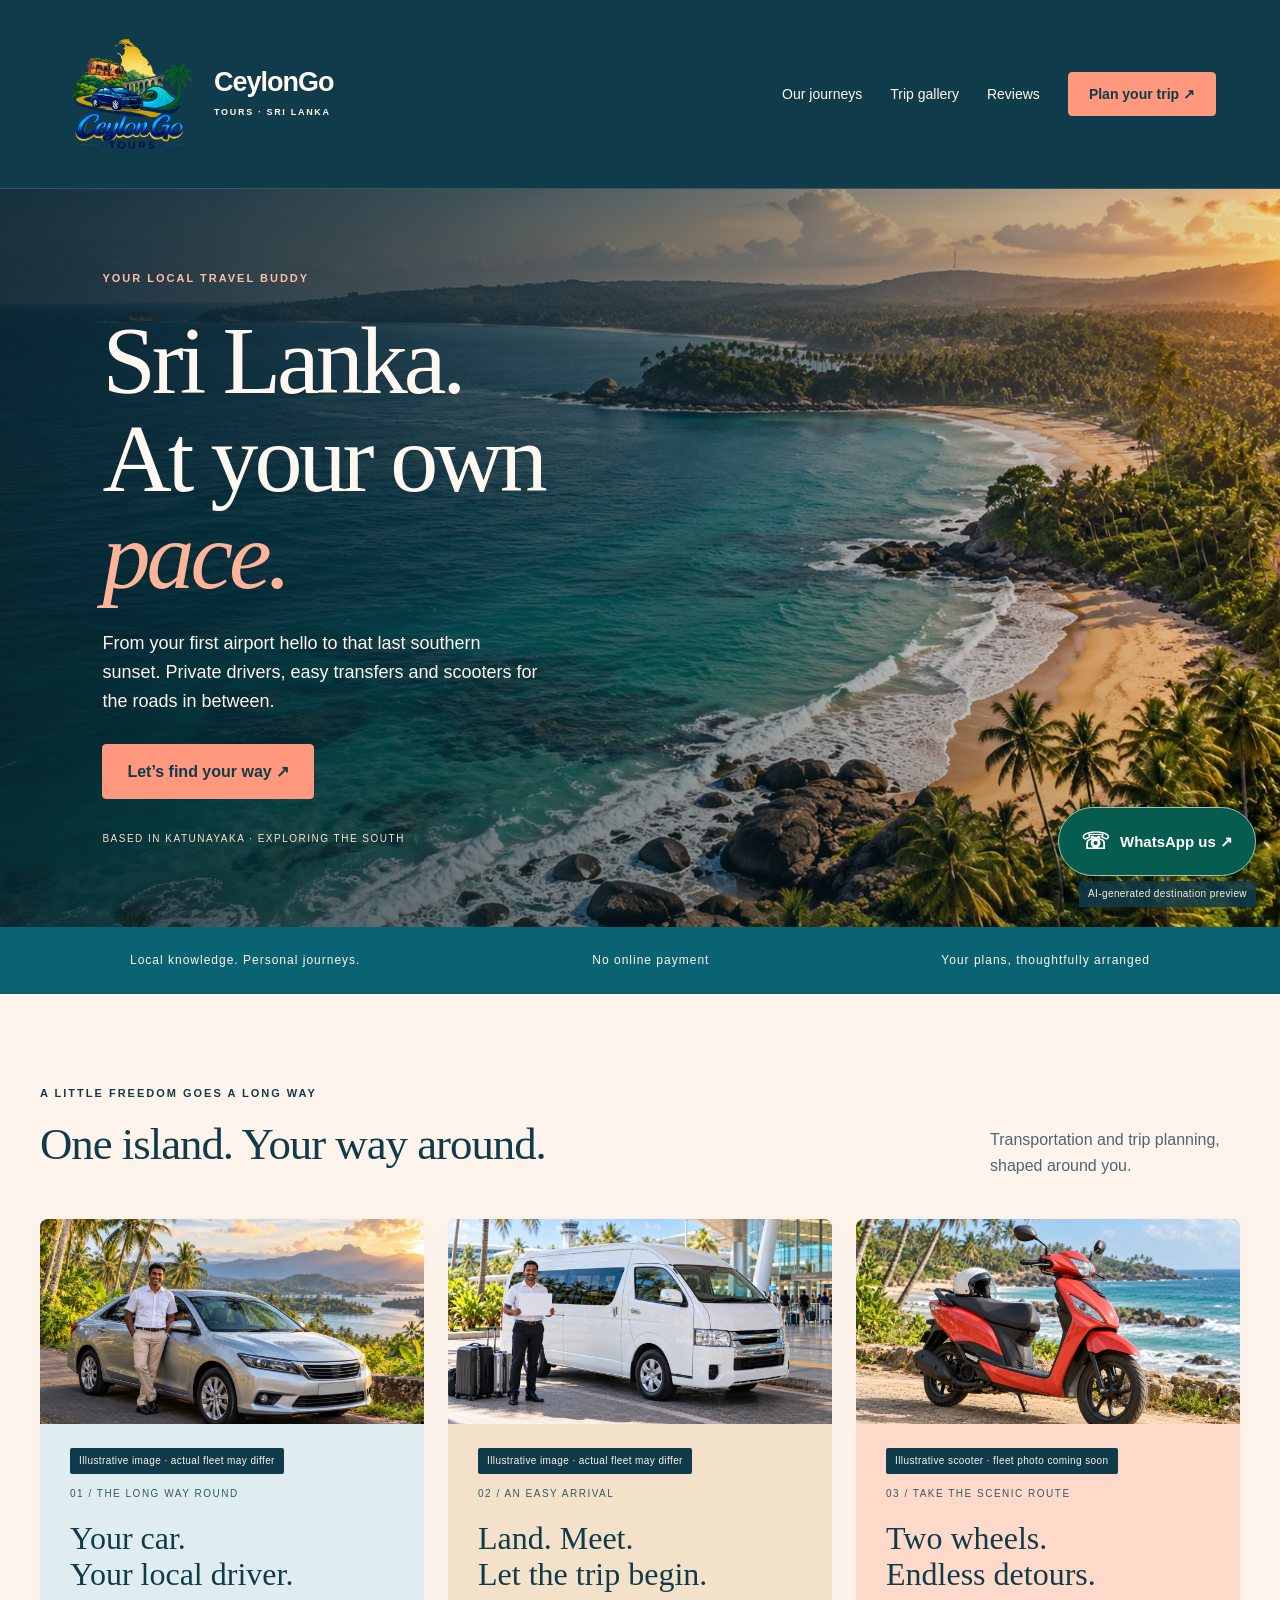
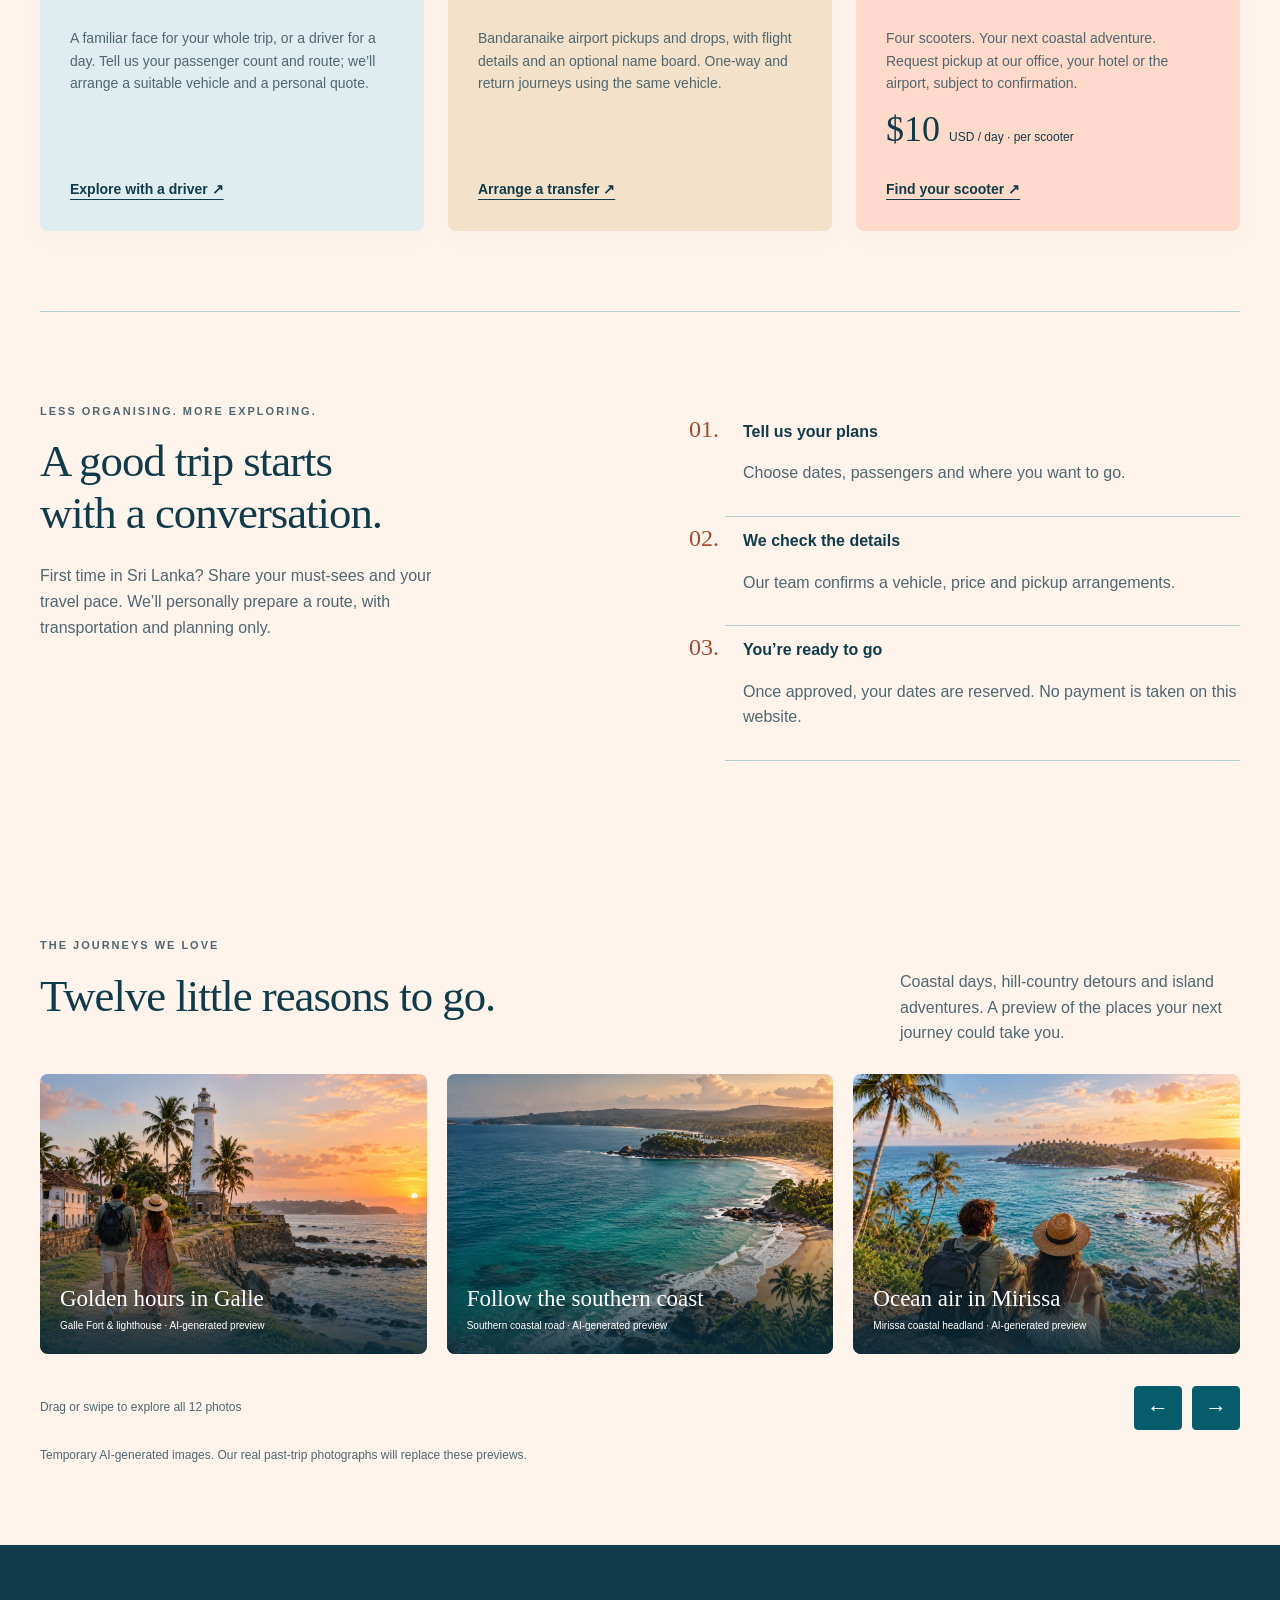
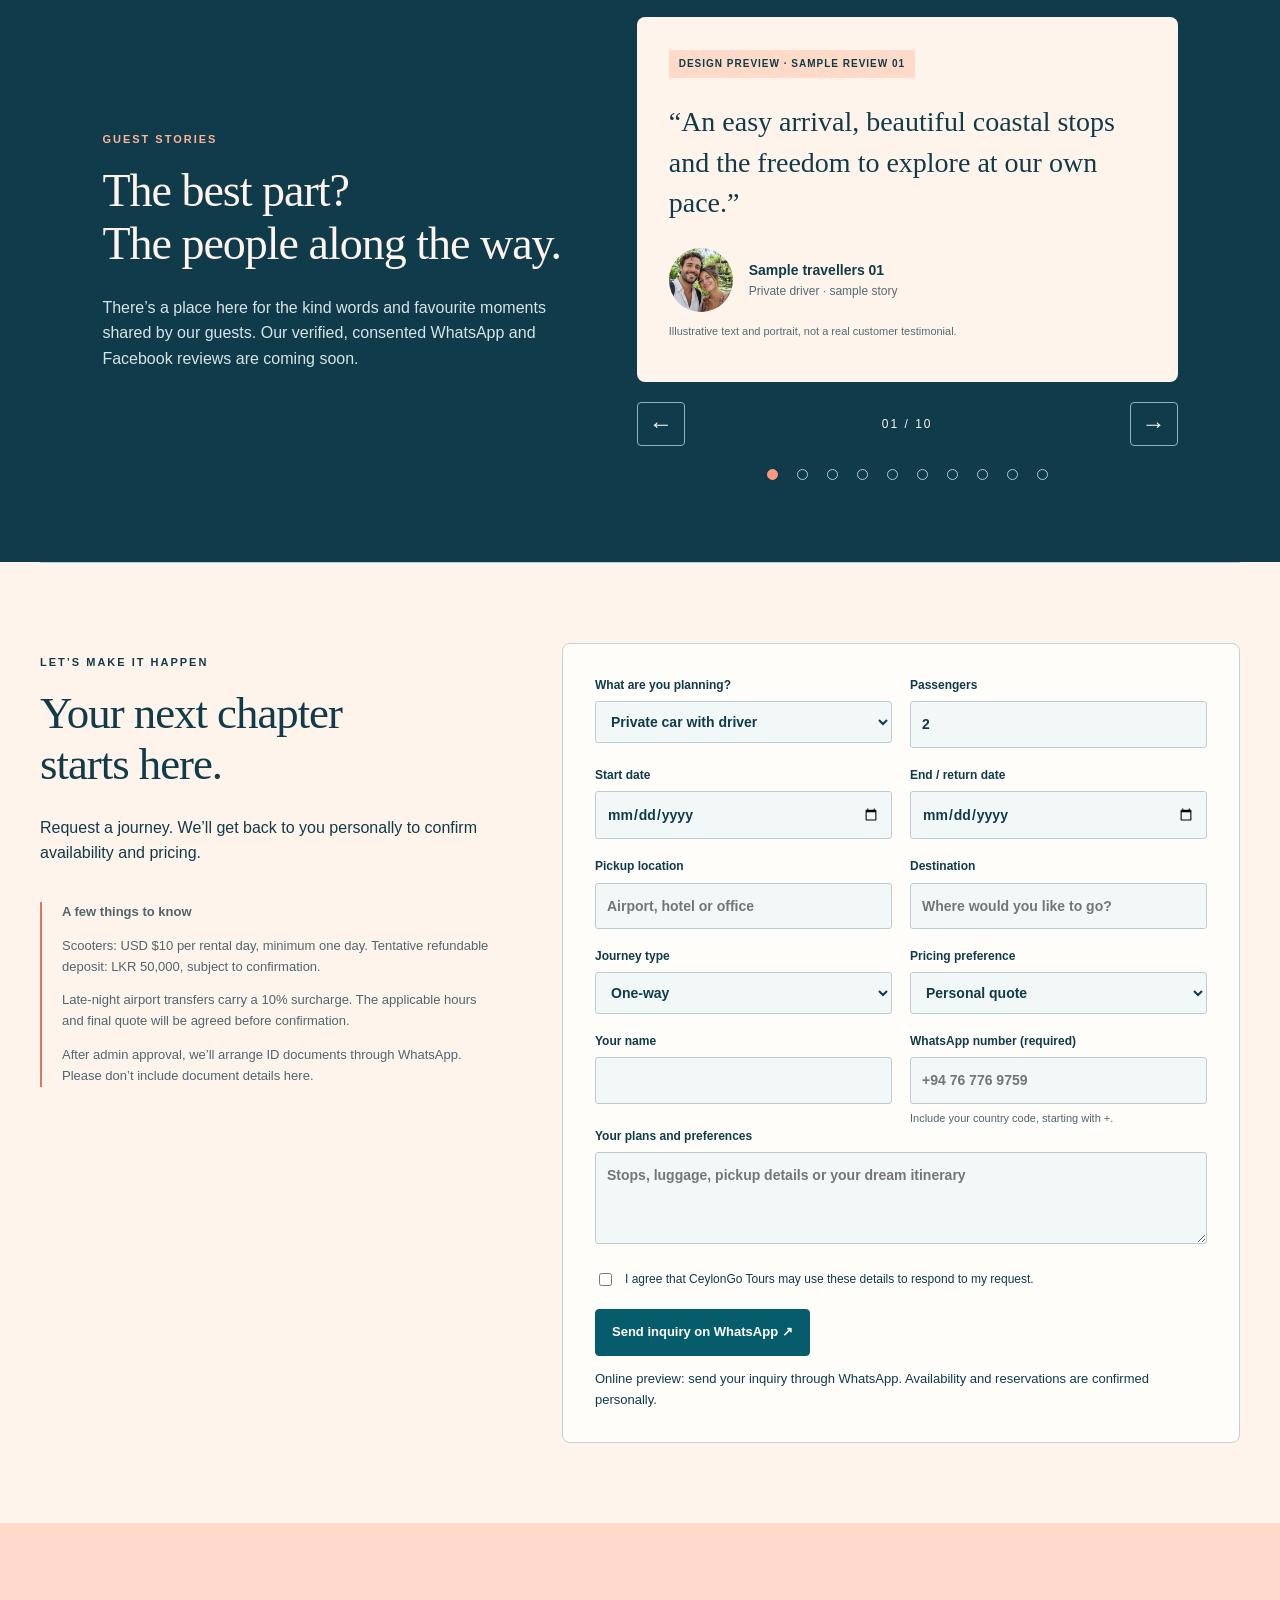
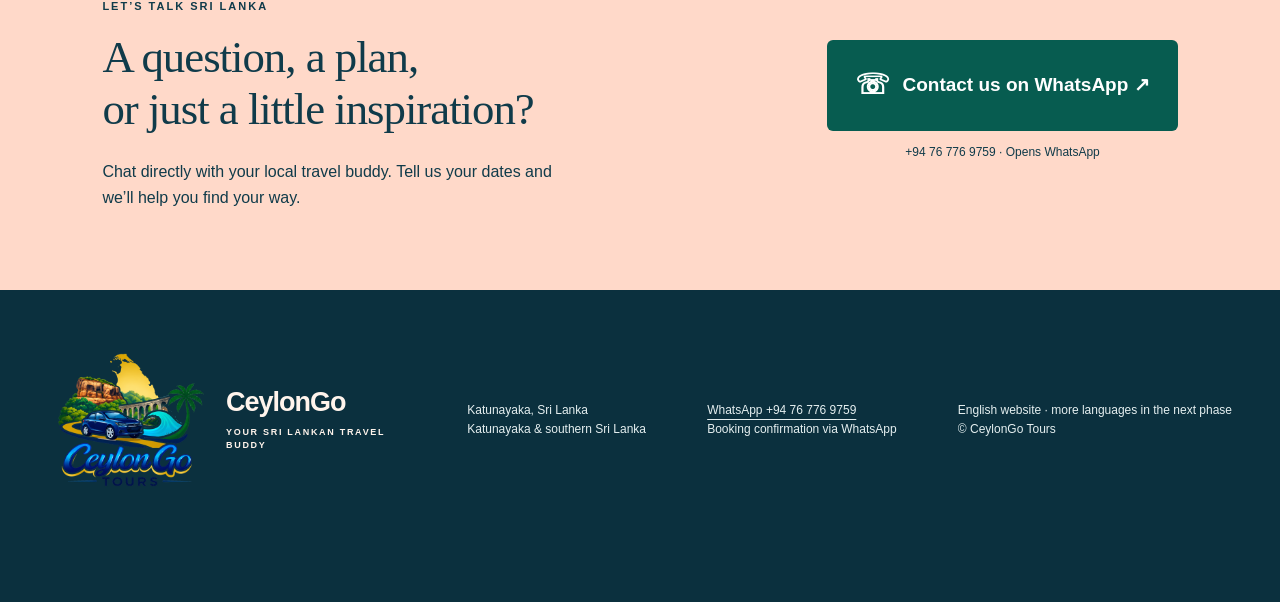
<file: index.html>
<!doctype html><html lang="en"><head><meta charset="utf-8"><meta name="viewport" content="width=device-width,initial-scale=1"><title>CeylonGo Tours | Sri Lanka Private Drivers, Airport Transfers & Scooter Rental</title><meta name="description" content="Explore Sri Lanka with CeylonGo Tours in Katunayaka. Request private drivers, Bandaranaike airport transfers, southern Sri Lanka journeys and scooters from USD 10 per day."><link rel="canonical" href="https://ceylongotour.com/"><link rel="stylesheet" href="styles.css"><link rel="stylesheet" href="theme.css"><script defer src="app.js"></script><meta name="robots" content="noindex,nofollow"></head><body data-pages-preview="true">
<a class="skip" href="#main">Skip to content</a><header><a class="brand brand-with-logo" href="./" aria-label="CeylonGo Tours home"><img class="brand-logo" src="assets/logo.png" alt="CeylonGo Tours" width="80" height="80"><span class="brand-copy" aria-hidden="true">CeylonGo<small>TOURS · SRI LANKA</small></span></a><nav aria-label="Main navigation"><a href="#journeys">Our journeys</a><a href="#trips">Trip gallery</a><a href="#reviews">Reviews</a><a href="#book" class="button small">Plan your trip ↗</a></nav></header>
<main id="main"><section class="hero"><div class="hero-copy"><p class="eyebrow">YOUR LOCAL TRAVEL BUDDY</p><h1>Sri Lanka.<br>At your own <em>pace.</em></h1><p class="intro">From your first airport hello to that last southern sunset. Private drivers, easy transfers and scooters for the roads in between.</p><a class="button" href="#book">Let’s find your way ↗</a><p class="caption">BASED IN KATUNAYAKA · EXPLORING THE SOUTH</p></div><img class="hero-photo" src="assets/banner.webp" alt="Illustrative aerial view of a palm-lined Sri Lankan coast and turquoise ocean" width="1536" height="1024" fetchpriority="high"><span class="image-label">AI-generated destination preview</span></section>
<div class="ribbon"><span>Local knowledge. Personal journeys.</span><span>No online payment</span><span>Your plans, thoughtfully arranged</span></div>
<section id="journeys"><div class="section-heading"><div><p class="eyebrow">A LITTLE FREEDOM GOES A LONG WAY</p><h2>One island. Your way around.</h2></div><p>Transportation and trip planning, shaped around you.</p></div><div class="services"><article><img class="service-image" src="assets/private-car.webp" alt="Illustrative silver private car and fictional local driver on a Sri Lankan country road" width="768" height="512" loading="lazy"><span class="image-label">Illustrative image · actual fleet may differ</span><br><span class="service-number">01 / THE LONG WAY ROUND</span><h3>Your car.<br>Your local driver.</h3><p>A familiar face for your whole trip, or a driver for a day. Tell us your passenger count and route; we’ll arrange a suitable vehicle and a personal quote.</p><a href="#book" data-service="driver">Explore with a driver ↗</a></article><article><img class="service-image" src="assets/airport-arrival.webp" alt="Illustrative airport minivan and fictional driver waiting with a blank name board" width="768" height="512" loading="lazy"><span class="image-label">Illustrative image · actual fleet may differ</span><br><span class="service-number">02 / AN EASY ARRIVAL</span><h3>Land. Meet.<br>Let the trip begin.</h3><p>Bandaranaike airport pickups and drops, with flight details and an optional name board. One-way and return journeys using the same vehicle.</p><a href="#book" data-service="airport">Arrange a transfer ↗</a></article><article class="scooter"><img class="service-image" src="assets/scooter.webp" alt="Illustrative coral scooter beside a tropical beach; actual rental vehicle may differ" width="768" height="512" loading="lazy"><span class="image-label">Illustrative scooter · fleet photo coming soon</span><br><span class="service-number">03 / TAKE THE SCENIC ROUTE</span><h3>Two wheels.<br>Endless detours.</h3><p>Four scooters. Your next coastal adventure. Request pickup at our office, your hotel or the airport, subject to confirmation.</p><div class="price">$10 <span>USD / day · per scooter</span></div><a href="#book" data-service="scooter">Find your scooter ↗</a></article></div></section>
<section id="how" class="how"><div><p class="eyebrow">LESS ORGANISING. MORE EXPLORING.</p><h2>A good trip starts<br>with a conversation.</h2><p>First time in Sri Lanka? Share your must-sees and your travel pace. We’ll personally prepare a route, with transportation and planning only.</p></div><ol><li><strong>Tell us your plans</strong><p>Choose dates, passengers and where you want to go.</p></li><li><strong>We check the details</strong><p>Our team confirms a vehicle, price and pickup arrangements.</p></li><li><strong>You’re ready to go</strong><p>Once approved, your dates are reserved. No payment is taken on this website.</p></li></ol></section>
<section class="memories" id="trips"><div class="section-heading"><div><p class="eyebrow">THE JOURNEYS WE LOVE</p><h2>Twelve little reasons to go.</h2></div><p>Coastal days, hill-country detours and island adventures. A preview of the places your next journey could take you.</p></div><div class="gallery"><figure><img src="assets/trip.webp" alt="AI-generated travel preview of Galle Fort &amp; lighthouse in Sri Lanka" width="1024" height="683" loading="lazy"><figcaption><strong>Golden hours in Galle</strong><small>Galle Fort &amp; lighthouse · AI-generated preview</small></figcaption></figure><figure><img src="assets/banner.webp" alt="AI-generated travel preview of Southern coastal road in Sri Lanka" width="1024" height="683" loading="lazy"><figcaption><strong>Follow the southern coast</strong><small>Southern coastal road · AI-generated preview</small></figcaption></figure><figure><img src="assets/trip-mirissa.webp" alt="AI-generated travel preview of Mirissa coastal headland in Sri Lanka" width="1024" height="683" loading="lazy"><figcaption><strong>Ocean air in Mirissa</strong><small>Mirissa coastal headland · AI-generated preview</small></figcaption></figure><figure><img src="assets/trip-ella.webp" alt="AI-generated travel preview of Nine Arch Bridge in Sri Lanka" width="1024" height="683" loading="lazy"><figcaption><strong>The scenic route to Ella</strong><small>Nine Arch Bridge · AI-generated preview</small></figcaption></figure><figure><img src="assets/trip-sigiriya.webp" alt="AI-generated travel preview of Sigiriya in Sri Lanka" width="1024" height="683" loading="lazy"><figcaption><strong>A little ancient wonder</strong><small>Sigiriya · AI-generated preview</small></figcaption></figure><figure><img src="assets/trip-tea.webp" alt="AI-generated travel preview of Sri Lankan tea country in Sri Lanka" width="1024" height="683" loading="lazy"><figcaption><strong>Slow mornings in the hills</strong><small>Sri Lankan tea country · AI-generated preview</small></figcaption></figure><figure><img src="assets/trip-safari.webp" alt="AI-generated travel preview of Sri Lankan safari landscape in Sri Lanka" width="1024" height="683" loading="lazy"><figcaption><strong>A wild kind of day</strong><small>Sri Lankan safari landscape · AI-generated preview</small></figcaption></figure><figure><img src="assets/trip-tangalle.webp" alt="AI-generated travel preview of Tangalle in Sri Lanka" width="1024" height="683" loading="lazy"><figcaption><strong>Find your quiet beach</strong><small>Tangalle · AI-generated preview</small></figcaption></figure><figure><img src="assets/trip-kandy.webp" alt="AI-generated travel preview of Kandy lake in Sri Lanka" width="1024" height="683" loading="lazy"><figcaption><strong>Take a lakeside pause</strong><small>Kandy lake · AI-generated preview</small></figcaption></figure><figure><img src="assets/trip-unawatuna.webp" alt="AI-generated travel preview of Unawatuna in Sri Lanka" width="1024" height="683" loading="lazy"><figcaption><strong>Blue days, sandy toes</strong><small>Unawatuna · AI-generated preview</small></figcaption></figure><figure><img src="assets/trip-waterfall.webp" alt="AI-generated travel preview of Rainforest waterfall in Sri Lanka" width="1024" height="683" loading="lazy"><figcaption><strong>Into the island’s green heart</strong><small>Rainforest waterfall · AI-generated preview</small></figcaption></figure><figure><img src="assets/trip-sunset.webp" alt="AI-generated travel preview of Sri Lanka’s southern coast in Sri Lanka" width="1024" height="683" loading="lazy"><figcaption><strong>One more southern sunset</strong><small>Sri Lanka’s southern coast · AI-generated preview</small></figcaption></figure></div><p class="gallery-note">Temporary AI-generated images. Our real past-trip photographs will replace these previews.</p></section>
<section class="review-section" id="reviews"><div class="review-layout"><div><p class="eyebrow">GUEST STORIES</p><h2>The best part?<br>The people along the way.</h2><p>There’s a place here for the kind words and favourite moments shared by our guests. Our verified, consented WhatsApp and Facebook reviews are coming soon.</p></div><div class="review-carousel" role="region" aria-roledescription="carousel" aria-label="Sample guest reviews" tabindex="0"><article class="review-card" id="review-slide" role="group" aria-roledescription="slide" aria-label="1 of 10"><span class="sample-tag">DESIGN PREVIEW · SAMPLE REVIEW 01</span><blockquote id="review-quote">“An easy arrival, beautiful coastal stops and the freedom to explore at our own pace.”</blockquote><div class="review-person"><img src="assets/portrait.webp" alt="AI-generated fictional travellers for a sample review" width="128" height="128" loading="lazy"><div><strong id="review-name">Sample travellers 01</strong><small id="review-trip">Private driver · sample story</small></div></div><p>Illustrative text and portrait, not a real customer testimonial.</p></article><div class="review-controls"><button type="button" id="review-prev" aria-label="Previous review">←</button><span id="review-count" aria-live="polite" aria-atomic="true">01 / 10</span><button type="button" id="review-next" aria-label="Next review">→</button></div><div class="review-dots" aria-label="Choose a sample review"></div></div></div></section>
<section id="book" class="booking"><div><p class="eyebrow">LET’S MAKE IT HAPPEN</p><h2>Your next chapter<br>starts here.</h2><p>Request a journey. We’ll get back to you personally to confirm availability and pricing.</p><aside><strong>A few things to know</strong><p>Scooters: USD $10 per rental day, minimum one day. Tentative refundable deposit: LKR 50,000, subject to confirmation.</p><p>Late-night airport transfers carry a 10% surcharge. The applicable hours and final quote will be agreed before confirmation.</p><p>After admin approval, we’ll arrange ID documents through WhatsApp. Please don’t include document details here.</p></aside></div><form id="booking-form"><div class="form-grid"><label>What are you planning?<select name="service"><option value="driver">Private car with driver</option><option value="transfer">One-way / return car hire</option><option value="airport">Airport pickup / drop</option><option value="scooter">Scooter rental · $10/day</option><option value="itinerary">Custom itinerary inquiry</option></select></label><label>Passengers<input name="passengers" type="number" min="1" max="30" value="2" required></label><label><span id="start-label">Start date</span><input name="start" type="date" required></label><label><span id="end-label">End / return date</span><input name="end" type="date" required></label><label>Pickup location<input name="pickup" placeholder="Airport, hotel or office" maxlength="500" required></label><label>Destination<input name="destination" placeholder="Where would you like to go?" maxlength="500" required></label><label>Journey type<select name="journey"><option>One-way</option><option>Return · same vehicle</option><option>Whole-trip driver</option><option>Daily scooter rental</option></select></label><label>Pricing preference<select name="pricing"><option>Personal quote</option><option>Daily driver rate</option><option>Trip package</option></select></label><label id="airport-direction" hidden>Airport service<select name="direction" disabled><option value="pickup">Airport pickup</option><option value="drop">Airport drop-off</option></select></label><label hidden>Flight number<input name="flight" disabled maxlength="100" placeholder="Required for airport transfers"></label><label hidden>Flight arrival / departure time (Sri Lanka)<input name="time" type="time" disabled></label><label>Your name<input name="name" autocomplete="name" maxlength="500" required></label><label>WhatsApp number (required)<input name="contact" type="tel" autocomplete="tel" inputmode="tel" placeholder="+94 76 776 9759" pattern="[+]?[0-9 () .\-]+" maxlength="30" aria-describedby="whatsapp-help" required><small id="whatsapp-help">Include your country code, starting with +.</small></label></div><label class="check" hidden><input name="nameboard" type="checkbox" disabled> Please bring a name board</label><label>Your plans and preferences<textarea name="notes" rows="3" maxlength="3000" placeholder="Stops, luggage, pickup details or your dream itinerary"></textarea></label><label class="check"><input type="checkbox" required> I agree that CeylonGo Tours may use these details to respond to my request.</label><div class="form-actions"><button type="button" id="check" class="secondary" hidden>Check availability</button><button type="submit">Send inquiry on WhatsApp ↗</button></div><p id="result" role="status" aria-live="polite">Online preview: send your inquiry through WhatsApp. Availability and reservations are confirmed personally.</p></form></section>
<section class="contact-section" id="contact"><div><p class="eyebrow">LET’S TALK SRI LANKA</p><h2>A question, a plan,<br>or just a little inspiration?</h2><p>Chat directly with your local travel buddy. Tell us your dates and we’ll help you find your way.</p></div><div class="contact-action"><a class="whatsapp-large" href="https://wa.me/94767769759?text=Hi%20CeylonGo%20Tours%21%20I%27d%20like%20to%20plan%20my%20Sri%20Lanka%20trip." target="_blank" rel="noopener noreferrer"><span aria-hidden="true">☏</span> Contact us on WhatsApp ↗</a><p>+94 76 776 9759 · Opens WhatsApp</p></div></section></main><footer><a class="brand brand-with-logo" href="./" aria-label="CeylonGo Tours home"><img class="brand-logo" src="assets/logo.png" alt="CeylonGo Tours" width="120" height="120" loading="lazy"><span class="brand-copy" aria-hidden="true">CeylonGo<small>YOUR SRI LANKAN TRAVEL BUDDY</small></span></a><p>Katunayaka, Sri Lanka<br>Katunayaka & southern Sri Lanka</p><p><a href="https://wa.me/94767769759" target="_blank" rel="noopener noreferrer">WhatsApp +94 76 776 9759</a><br><span>Booking confirmation via WhatsApp</span></p><p>English website · more languages in the next phase<br>© CeylonGo Tours</p></footer><a class="whatsapp-floating" href="https://wa.me/94767769759?text=Hi%20CeylonGo%20Tours%21%20I%27d%20like%20to%20plan%20my%20Sri%20Lanka%20trip." target="_blank" rel="noopener noreferrer" aria-label="Contact CeylonGo Tours on WhatsApp"><span aria-hidden="true">☏</span> WhatsApp us ↗</a></body></html>
</file>
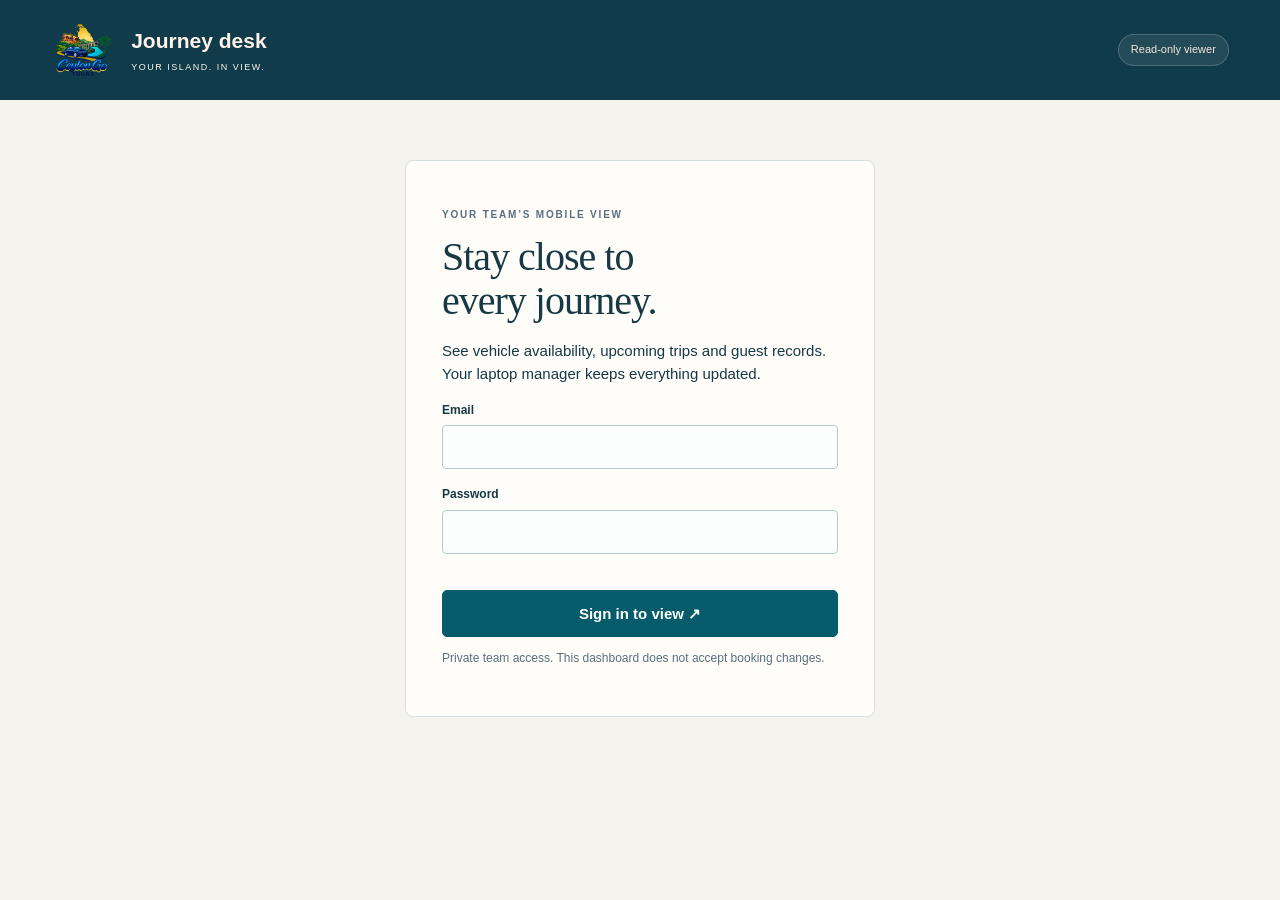
<file: team/index.html>
<!doctype html><html lang="en"><head><meta charset="utf-8"><meta name="viewport" content="width=device-width,initial-scale=1"><meta name="robots" content="noindex,nofollow"><meta http-equiv="Content-Security-Policy" content="default-src 'self'; connect-src 'self' https://*.supabase.co; img-src 'self' data:; style-src 'self'; script-src 'self'; base-uri 'self'; form-action 'self'"><title>CeylonGo | Mobile viewer</title><link rel="stylesheet" href="./manager.css"><script defer src="./dashboard.js"></script><script defer src="./mobile-config.js"></script><script defer src="./mobile.js"></script></head><body><header class="desk-header"><a class="desk-brand" href="./"><img src="./assets/logo.png" alt="CeylonGo Tours" width="64" height="64"><span>Journey desk<small>YOUR ISLAND. IN VIEW.</small></span></a><span id="mode-label" class="pill">Read-only viewer</span></header><main><p id="message" class="message" role="status" aria-live="polite"></p><form id="login" class="login-panel"><p class="eyebrow">YOUR TEAM’S MOBILE VIEW</p><h1>Stay close to<br>every journey.</h1><p>See vehicle availability, upcoming trips and guest records. Your laptop manager keeps everything updated.</p><label>Email<input name="email" type="email" autocomplete="username" required></label><label>Password<input name="password" type="password" autocomplete="current-password" required></label><button>Sign in to view ↗</button><p class="mobile-login-note">Private team access. This dashboard does not accept booking changes.</p></form><div id="workspace" hidden><div class="workspace-heading"><div><p class="eyebrow">CEYLONGO TOURS / MANAGEMENT</p><h1 id="page-heading">Your journeys, at a glance.</h1><p id="sync-status" class="subtle" aria-live="polite"></p></div><div class="actions"><button id="refresh" class="secondary">Refresh</button><button id="signout" class="quiet">Sign out</button></div></div>
<nav class="desk-nav" aria-label="Workspace sections"><button data-tab="overview" aria-current="page">Overview</button><button data-tab="bookings">Bookings</button><button data-tab="calendar">Calendar</button><button data-tab="fleet">Vehicles</button><button data-tab="customers">Guests</button><button data-tab="money">Money</button></nav>
<section id="tab-overview"><div id="stats" class="stats"></div><div class="section-top"><h2>Coming up next</h2><span class="subtle">Sri Lanka time · UTC+05:30</span></div><div id="upcoming" class="record-grid"></div></section>
<section id="tab-bookings" hidden><div class="section-top"><h2>Every journey, on record.</h2><div class="filters"><label>Search<input id="booking-search" type="search" placeholder="Name, WhatsApp, route or reference"></label><label>Status<select id="booking-filter"><option value="all">All bookings</option><option>pending</option><option>confirmed</option><option>completed</option><option>cancelled</option><option>declined</option></select></label></div></div><div id="booking-list" class="record-grid"></div></section>
<section id="tab-calendar" hidden><div class="section-top"><div><h2>The road ahead.</h2><p class="subtle">Pickup and return days are reserved for the whole day.</p></div><label>Month<input id="calendar-month" type="month"></label></div><div id="desk-calendar" class="desk-calendar"></div></section>
<section id="tab-fleet" hidden><div class="section-top"><h2>A place for every vehicle.</h2><div class="filters"><label>Available from<input id="available-from" type="date"></label><label>Through<input id="available-through" type="date"></label></div></div><p id="availability-message" role="status"></p><div id="fleet-list" class="record-grid"></div></section>
<section id="tab-customers" hidden><h2>The people behind the journeys.</h2><p class="subtle">Guests are grouped by their contact details. Keep identity documents in your agreed secure process.</p><div id="customer-list" class="record-grid"></div></section>
<section id="tab-money" hidden><div class="section-top"><div><h2>Know where you stand.</h2><p class="subtle">Payments, deposits and expenses are recorded separately. No exchange rates are assumed.</p></div><label>Currency<select id="money-currency"><option>USD</option><option>LKR</option></select></label></div><div id="money-stats" class="stats"></div><div class="two-columns"><div><h3>Payments & deposits</h3><div id="transaction-list"></div></div><div><h3>Expenses</h3><div id="expense-list"></div></div></div></section>
</div></main></body></html>
</file>
<file: styles.css>
:root{--ink:#163f36;--paper:#f7f6ef;--line:#d7ded5;--accent:#d7e6a4;--muted:#53675e;--white:#fff}*{box-sizing:border-box}html{scroll-behavior:smooth;scroll-padding-top:24px}body{margin:0;background:var(--paper);color:var(--ink);font:16px/1.6 'Segoe UI',sans-serif}a{color:inherit;text-underline-offset:5px}button,input,select,textarea{font:inherit}button,.button{display:inline-block;background:var(--ink);color:white;padding:14px 24px;border:1px solid var(--ink);border-radius:4px;text-decoration:none;cursor:pointer;font-weight:600}.secondary{background:transparent;color:var(--ink)}button:hover,.button:hover{background:#285849;color:white}button:disabled{opacity:.5;cursor:wait}a:focus-visible,button:focus-visible,input:focus-visible,select:focus-visible,textarea:focus-visible{outline:3px solid #ad6607;outline-offset:4px}.skip{position:absolute;top:-100px;background:white;padding:10px}.skip:focus{top:0;z-index:3}header{max-width:1320px;margin:auto;padding:28px 48px;display:flex;align-items:center;justify-content:space-between}.brand{font-weight:800;letter-spacing:-1.5px;font-size:30px;text-decoration:none;line-height:1}.brand span{display:block;font-size:9px;letter-spacing:2.5px;margin-top:10px}nav{display:flex;align-items:center;gap:32px}nav>a{text-decoration:none;font-size:14px}.small{padding:10px 20px}.hero{max-width:1320px;margin:auto;display:grid;grid-template-columns:1fr 1fr;min-height:580px;padding:32px 48px 48px;gap:48px}.hero-copy{padding:40px 0}.eyebrow{font-size:11px;letter-spacing:2px;font-weight:700}h1{font:500 clamp(52px,6vw,86px)/1.03 Georgia,serif;letter-spacing:-3px;margin:28px 0}h1 em{color:#75884e;font-weight:400}.intro{max-width:420px;font-size:18px;color:var(--muted);margin-bottom:28px}.caption{font-size:10px;letter-spacing:1.5px;margin-top:32px}.landscape{overflow:hidden;position:relative;background:#d8e6df;min-height:480px;border-radius:48% 48% 4px 4px}.sun{position:absolute;background:#efb76f;width:120px;height:120px;border-radius:50%;top:60px;right:80px}.ocean{position:absolute;inset:48% 0 0;background:#77aaa3}.shore{position:absolute;width:150%;height:55%;background:#e5d2a7;border-radius:50%;bottom:-28%;left:-30%;transform:rotate(-18deg)}.palm{position:absolute;font-size:210px;line-height:1;color:#234f40;transform:rotate(20deg)}.p1{left:-25px;top:135px}.p2{font-size:140px;right:-35px;top:230px}.scene-label{position:absolute;bottom:30px;left:30px;font-weight:700;font-size:12px;letter-spacing:2px}.scene-label span{display:block;font-size:9px;margin-top:4px}.ribbon{background:var(--ink);color:#e4ebd9;display:flex;justify-content:space-around;padding:20px;gap:20px;font-size:12px;letter-spacing:1px}section:not(.hero){max-width:1224px;margin:auto;padding:80px 0}.section-heading{display:flex;justify-content:space-between;align-items:end;gap:30px}.section-heading>p{max-width:250px;color:var(--muted)}h2{font:400 clamp(32px,3.5vw,48px)/1.15 Georgia,serif;letter-spacing:-1px;margin:16px 0 24px}h3{font:400 32px/1.15 Georgia,serif;margin:28px 0 20px}.services{display:grid;grid-template-columns:repeat(3,1fr);border:1px solid var(--line);margin-top:24px}.services article{padding:32px;border-right:1px solid var(--line)}.services article:last-child{border:0;background:#e6ebd9}.service-number{font-size:10px;letter-spacing:1.5px}.services p{font-size:14px;color:var(--muted);min-height:120px}.services a{font-size:14px;font-weight:600}.price{font:36px Georgia,serif;margin-bottom:18px}.price span{font:12px 'Segoe UI',sans-serif}.how{display:grid;grid-template-columns:1fr 1fr;gap:100px;border-top:1px solid var(--line)}.how>div>p{max-width:420px}.how ol{list-style:decimal-leading-zero;padding-left:35px}.how li{padding:8px 0 14px 18px;border-bottom:1px solid var(--line)}.how li::marker{font:24px Georgia,serif}.how p{color:var(--muted)}.booking{display:grid;grid-template-columns:1fr 1.5fr;gap:70px;border-top:1px solid var(--line)}aside{border-left:2px solid #b6c69b;padding-left:20px;margin-top:36px;font-size:13px;color:var(--muted)}form{background:#fff;padding:32px;border:1px solid var(--line);border-radius:4px}.form-grid{display:grid;grid-template-columns:1fr 1fr;gap:18px}label{display:block;font-size:12px;font-weight:600}input,select,textarea{width:100%;border:1px solid #bcc9bf;border-radius:3px;background:#fafbf7;color:var(--ink);padding:11px;margin-top:6px;min-width:0;font-size:14px}textarea{resize:vertical}.check{display:flex;align-items:start;gap:10px;margin:20px 0;font-weight:400}.check input{width:auto;margin-top:3px}.form-actions{display:flex;gap:10px;flex-wrap:wrap;margin-top:20px}.form-actions button{font-size:13px;padding:12px 16px}#result{font-size:13px;margin-bottom:0}.memories{text-align:center;border-top:1px solid var(--line)}.memories p:last-of-type{max-width:560px;margin:auto;color:var(--muted)}footer{background:#e8eddf;display:flex;justify-content:space-between;align-items:center;padding:48px;gap:30px}footer p{font-size:12px}.admin-main{max-width:1250px;margin:40px auto;padding:0 24px}.admin-main h1{font-size:48px}.admin-main form{max-width:700px;margin-bottom:24px}.admin-main section{padding:24px 0!important}.toolbar{display:flex;gap:16px;align-items:center;flex-wrap:wrap}.booking-row{border:1px solid var(--line);background:white;padding:24px;margin:12px 0}.booking-row p{margin:6px 0}.status{font-size:11px;text-transform:uppercase;letter-spacing:1px;font-weight:700}.admin-grid{display:grid;grid-template-columns:1fr 1fr;gap:24px}.calendar{display:grid;grid-template-columns:repeat(7,minmax(0,1fr));border-left:1px solid var(--line);margin:20px 0}.day{min-height:90px;border:1px solid var(--line);border-left:0;padding:6px;font-size:12px;background:white}.day span{display:block;background:#e3ead5;margin-top:4px;padding:3px;font-size:10px;overflow-wrap:anywhere}.error{color:#963f25}@media(max-width:1300px){section:not(.hero){margin:0 40px}}@media(max-width:800px){header{padding:24px}.hero{padding:12px 24px 36px;gap:24px}.hero-copy{padding:20px 0}h1{font-size:56px}.landscape{min-height:420px}.services{grid-template-columns:1fr}.services article{border-right:0;border-bottom:1px solid var(--line)}.services p{min-height:0}.how,.booking{gap:32px;grid-template-columns:1fr}.section-heading{display:block}.ribbon{flex-wrap:wrap}footer{flex-wrap:wrap;padding:32px}.admin-grid{grid-template-columns:1fr}}@media(max-width:540px){header{gap:12px}nav{gap:12px}nav>a:not(.button){display:none}.brand{font-size:25px}.hero{grid-template-columns:1fr}.hero h1{font-size:62px}.landscape{min-height:330px}.p1{top:80px}.p2{top:150px}.sun{top:30px}section:not(.hero){margin:0 24px;padding:48px 0}.form-grid{grid-template-columns:1fr}form{padding:20px}.ribbon span:nth-child(3){display:none}footer{display:block}.day{min-height:65px;padding:3px}.day span{font-size:9px}.admin-main{padding:0 12px}.admin-main section{margin:0}.admin-main h1{font-size:36px}}@media(prefers-reduced-motion:reduce){html{scroll-behavior:auto}}
</file>
<file: theme.css>
/* CeylonGo: Lagoon & Coral */
.brand-with-logo{display:flex;align-items:center;gap:14px;flex-shrink:0}.brand-with-logo .brand-logo{display:block;width:80px;height:80px;object-fit:contain;background:#fff4ec;border-radius:6px;padding:4px}.brand-with-logo .brand-copy{font-size:27px;letter-spacing:-1px;line-height:1.1;margin:0}.brand-copy small{display:block;font:700 9px/1.5 'Segoe UI',sans-serif;letter-spacing:1.7px;margin-top:8px}footer .brand-with-logo .brand-logo{width:112px;height:112px}footer .brand-copy small{max-width:180px}@media(max-width:800px){.brand-with-logo .brand-copy{font-size:23px}.brand-copy small{font-size:8px;letter-spacing:1px}.brand-with-logo{gap:10px}}@media(max-width:540px){header .brand-with-logo .brand-copy{display:none}header .brand-with-logo .brand-logo{width:76px;height:76px}footer .brand-with-logo .brand-logo{width:100px;height:100px}}
[hidden]{display:none!important}#whatsapp-help{display:block;margin-top:6px;font-size:11px;font-weight:400;color:var(--muted)}
:root{--ink:#103b4a;--paper:#fff4ec;--line:#d6dfe0;--accent:#ff987c;--muted:#4e6670;--lagoon:#075c6b;--coral:#ff987c}
body{background:var(--paper)}header{max-width:none;padding:26px max(5vw,24px);background:#103b4a;color:#fff8f0;border-bottom:1px solid #ffffff25}.brand{letter-spacing:-1.3px}.brand span{letter-spacing:2px}.brand::first-letter{color:var(--coral)}nav{gap:28px}nav .button{background:var(--coral);border-color:var(--coral);color:#103b4a}.hero{position:relative;isolation:isolate;max-width:none;min-height:690px;display:block;padding:70px max(8vw,24px);background:#123f4d;color:#fff8f0;overflow:hidden}.hero-photo{position:absolute;inset:0;width:100%;height:100%;object-fit:cover;z-index:-2}.hero::after{content:'';position:absolute;inset:0;z-index:-1;background:linear-gradient(90deg,rgba(7,34,44,.85),rgba(7,34,44,.48) 52%,rgba(7,34,44,.06))}.hero-copy{max-width:640px;padding:0}.hero .eyebrow{color:#ffbea8}.hero h1{font-size:clamp(62px,7.5vw,106px);line-height:1.02;margin:24px 0;letter-spacing:-4px}.hero h1 em{color:#ffb49a}.hero .intro{color:#fff6ef;max-width:440px;font-size:18px}.hero .button{background:var(--coral);border-color:var(--coral);color:#103b4a}.hero .caption{color:#ffdfd2}.image-label{font-size:10px;letter-spacing:.4px;background:#103b4a;color:#fff3e9;padding:5px 9px;display:inline-block;border-radius:2px}.hero>.image-label{position:absolute;bottom:20px;right:24px;background:#103b4ad9}.ribbon{background:#096373;color:#fff3e9;padding:24px;font-size:12px}.services{gap:24px;border:0}.services article{border:0;background:#fffdfa;border-radius:8px;padding:30px;box-shadow:0 6px 24px #103b4a08;overflow:hidden}.services article:last-child{background:#ffd9c9}.services article:first-child{background:#e0edf0}.services article:nth-child(2){background:#f3e2c9}.service-number{color:#315a65}.service-image{display:block;width:calc(100% + 60px);max-width:none;height:205px;object-fit:cover;margin:-30px -30px 24px}.services h3{margin-top:22px}.services p{min-height:140px}.how{border-top:1px solid #b5cdd0}.how li{border-color:#b5cdd0}.how li::marker{color:#a8482e}.booking{border-top:1px solid #b5cdd0}aside{border-color:#dc7759}form{border-color:#c1d3d6;border-radius:8px;background:#fffdfa}input,select,textarea{background:#f2f7f7;border-color:#bbcdd0}button,.button{background:var(--lagoon);border-color:var(--lagoon)}button:hover,.button:hover{background:#103b4a}.secondary{color:var(--lagoon);background:transparent}.memories{text-align:left;border-top:0}.memories .section-heading>p{max-width:340px;margin:0}.gallery{display:grid;grid-template-columns:1.35fr 1fr;gap:24px;margin-top:28px}.gallery figure{margin:0;position:relative;overflow:hidden;border-radius:8px;background:#d7e7e8}.gallery img{display:block;width:100%;height:360px;object-fit:cover;transition:transform .5s}.gallery figure:hover img{transform:scale(1.025)}.gallery figcaption{position:absolute;bottom:0;left:0;right:0;padding:60px 24px 22px;color:white;background:linear-gradient(transparent,#092c3ce6)}.gallery figcaption strong{font:26px Georgia,serif;display:block}.gallery figcaption small{display:block;margin-top:6px;font-size:11px}.gallery-note{font-size:12px;color:var(--muted);margin-top:16px!important;max-width:none!important}.review-section{background:#103b4a;color:#fff4ec;max-width:none!important;margin:0!important;padding:72px max(8vw,24px)!important}.review-layout{max-width:1224px;margin:auto;display:grid;grid-template-columns:1fr 1.15fr;gap:64px;align-items:center}.review-section .eyebrow{color:#ffb49a}.review-section h2{font-size:46px}.review-section p{color:#d5e4e6}.review-card{background:#fff4ec;border-radius:8px;padding:32px;color:#103b4a}.review-card .sample-tag{font-size:10px;font-weight:700;letter-spacing:1px;background:#ffdac9;padding:6px 10px;display:inline-block}.review-card blockquote{font:28px/1.45 Georgia,serif;margin:24px 0}.review-person{display:flex;gap:16px;align-items:center}.review-person img{width:64px;height:64px;object-fit:cover;border-radius:50%}.review-person strong{display:block;font-size:14px}.review-person small{display:block;color:#536b74;font-size:12px}.review-card p{color:#536b74;font-size:11px;margin-bottom:0}footer{background:#0b303e;color:#e5eff0}footer .brand{color:#fff4ec}.memories+ .review-section{margin-bottom:0}.brand span{line-height:1.4}.admin-main .booking-row{background:#fffdfa}.admin-main h1{color:var(--ink)}
@media(min-width:1500px){.hero{padding-left:calc((100vw - 1224px)/2)}}
@media(max-width:900px){.hero{min-height:620px}.services{gap:16px}.services article{padding:24px}.service-image{width:calc(100% + 48px);margin:-24px -24px 24px}.services p{min-height:0}.review-layout{gap:32px}.gallery img{height:300px}}
@media(max-width:650px){header{padding:20px 24px}.brand{font-size:26px}.brand span{font-size:8px;letter-spacing:1.4px}.small{padding:10px 14px;white-space:nowrap;font-size:12px}.hero{min-height:640px;padding:55px 24px 65px}.hero::after{background:linear-gradient(90deg,#07222cde,#07222c65)}.hero h1{font-size:65px;letter-spacing:-2.5px}.hero .intro{font-size:16px;max-width:310px}.hero>.image-label{right:20px;bottom:16px;font-size:9px}.ribbon{font-size:10px;gap:12px}.gallery,.review-layout{grid-template-columns:1fr}.gallery img{height:290px}.review-section{padding:48px 24px!important}.review-section h2{font-size:36px}.review-card{padding:24px}.review-card blockquote{font-size:24px}.service-image{height:230px}.memories .section-heading>p{max-width:none}.booking{gap:24px}}
@media(prefers-reduced-motion:reduce){.gallery img{transition:none}}
.services article{display:flex;flex-direction:column;align-items:flex-start}.services .service-image{align-self:center;flex-shrink:0}.services article>br{display:none}.services .service-number{display:block;margin-top:12px}.services h3{margin-top:18px}.services p{min-height:0;flex:1}.services article>a{margin-top:10px}.gallery{grid-template-columns:repeat(3,minmax(0,1fr));gap:20px}.gallery img{height:280px}.gallery figcaption{padding:70px 20px 20px}.gallery figcaption strong{font-size:23px}.gallery figcaption small{font-size:10px}.review-carousel{min-width:0}.review-card{min-height:365px}.review-controls{display:flex;justify-content:space-between;align-items:center;margin-top:20px}.review-controls button{background:transparent;border:1px solid #8eb4bd;color:white;width:48px;height:44px;padding:0;font-size:24px}.review-controls button:hover{background:#075c6b}.review-controls span{font-size:12px;letter-spacing:2px}.review-dots{display:flex;justify-content:center;gap:0;margin-top:12px;flex-wrap:wrap}.review-dots button{width:30px;height:32px;padding:0;border:0;background:transparent;position:relative}.review-dots button::after{content:'';position:absolute;left:10px;top:11px;width:9px;height:9px;border:1px solid #b0cad0;border-radius:50%;background:transparent}.review-dots button[aria-pressed=true]::after{background:#ff987c;border-color:#ff987c}.contact-section{max-width:none!important;margin:0!important;padding:64px max(8vw,24px)!important;background:#ffd9c9;display:flex;align-items:center;justify-content:space-between;gap:40px}.contact-section>div>p{max-width:480px}.contact-action{text-align:center}.whatsapp-large{display:inline-flex;align-items:center;justify-content:center;gap:12px;padding:23px 28px;background:#075c50;color:white;border-radius:6px;text-decoration:none;font-size:19px;font-weight:700}.whatsapp-large:hover,.whatsapp-floating:hover{background:#084438}.whatsapp-large span{font-size:28px}.contact-action p{font-size:12px}.whatsapp-floating{position:fixed;right:24px;bottom:24px;z-index:10;display:flex;align-items:center;gap:10px;padding:15px 22px;border-radius:40px;background:#075c50;color:white;text-decoration:none;font-weight:700;font-size:15px;box-shadow:0 4px 20px #052d3840;border:1px solid #99cbb3}.whatsapp-floating span{font-size:23px}footer{padding-bottom:100px}
@media(max-width:1000px){.gallery{grid-template-columns:repeat(2,minmax(0,1fr))}.contact-section{flex-direction:column;align-items:flex-start}.contact-action{text-align:left}}
@media(max-width:650px){.gallery{grid-template-columns:1fr}.gallery img{height:300px}.services .service-image{width:calc(100% + 48px)}.review-card{min-height:420px}.contact-section{padding:48px 24px!important;gap:20px}.whatsapp-large{padding:18px;font-size:16px;gap:8px;width:100%}.contact-action{width:100%}.whatsapp-floating{bottom:16px;right:16px;font-size:13px;padding:11px 18px}.contact-section h2{font-size:34px}}
.gallery{display:flex;gap:20px;overflow-x:auto;scroll-snap-type:x mandatory;scrollbar-width:thin;scrollbar-color:#075c6b #d6dfe0;padding-bottom:16px;cursor:grab;overscroll-behavior-x:contain;touch-action:pan-x pan-y;user-select:none}.gallery figure{flex:0 0 calc((100% - 40px)/3);scroll-snap-align:start}.gallery img{pointer-events:none;-webkit-user-drag:none}.gallery.is-dragging{cursor:grabbing;scroll-snap-type:none;scroll-behavior:auto}.gallery-controls{display:flex;justify-content:space-between;align-items:center;gap:16px;margin-top:16px}.gallery-controls p{font-size:12px;margin:0!important;color:var(--muted)}.gallery-arrows{display:flex;gap:10px}.gallery-arrows button{width:48px;height:44px;padding:0;font-size:22px}.gallery:focus-visible{outline:3px solid #ad6607;outline-offset:4px}@media(max-width:1000px){.gallery figure{flex-basis:calc((100% - 20px)/2)}}@media(max-width:650px){.gallery figure{flex-basis:88%}.gallery img{height:280px}.gallery-controls{align-items:flex-start}.gallery-controls p{max-width:170px}}
/* Transparent original logo, enlarged for legibility. */ header .brand-with-logo .brand-logo{width:136px;height:136px;background:transparent;padding:0;border-radius:0}footer .brand-with-logo .brand-logo{width:164px;height:164px;background:transparent;padding:0;border-radius:0}@media(max-width:540px){header .brand-with-logo .brand-logo{width:112px;height:112px}footer .brand-with-logo .brand-logo{width:140px;height:140px}}
</file>
<file: team/manager.css>
:root{--ocean:#103b4a;--lagoon:#075c6b;--coral:#ff987c;--paper:#f5f3ed;--ink:#163944;--muted:#59707a;--line:#d5dfe0}*{box-sizing:border-box}[hidden]{display:none!important}body{margin:0;background:var(--paper);color:var(--ink);font:15px/1.55 'Segoe UI',sans-serif}a{color:var(--lagoon);text-underline-offset:4px}button,input,select,textarea{font:inherit}button{background:var(--lagoon);border:1px solid var(--lagoon);color:white;border-radius:5px;padding:11px 18px;cursor:pointer;font-weight:600;min-height:44px}button:hover{background:var(--ocean)}button:disabled{opacity:.5;cursor:wait}.secondary{background:transparent;color:var(--lagoon)}.secondary:hover{background:#e0edee}.quiet{background:transparent;border-color:transparent;color:var(--muted)}.quiet:hover{background:#e3e9e7;color:var(--ink)}:focus-visible{outline:3px solid #ac610a;outline-offset:3px}.desk-header{display:flex;align-items:center;justify-content:space-between;gap:20px;background:var(--ocean);color:#fff3e9;padding:18px max(4vw,20px)}.desk-brand{display:flex;align-items:center;gap:16px;text-decoration:none;color:inherit;font-weight:700;font-size:21px}.desk-brand img{object-fit:contain}.desk-brand small{display:block;font-size:9px;letter-spacing:1.5px;font-weight:400;margin-top:3px}.pill{background:#ffffff15;padding:6px 12px;border:1px solid #ffffff30;border-radius:30px;font-size:11px}.desk-header .pill{color:#f2e9dc}main{max-width:1420px;margin:auto;padding:24px 4vw 60px}.eyebrow{font-size:10px;letter-spacing:1.8px;font-weight:700;color:var(--muted)}h1{font:400 clamp(30px,3.6vw,48px)/1.12 Georgia,serif;letter-spacing:-1px;margin:12px 0}h2{font:400 29px/1.2 Georgia,serif;margin:10px 0 20px}h3{font-size:18px;line-height:1.3;margin:0 0 16px}.subtle{color:var(--muted);font-size:12px}.message{margin:0 0 16px}.message:empty{display:none}.error{color:#9a321e}.success{color:#176548}.login-panel{max-width:470px;background:#fffdfa;padding:36px;border:1px solid var(--line);border-radius:8px;margin:36px auto}.login-panel h1{font-size:40px}.login-panel>button{width:100%;margin-top:20px}label{display:block;font-size:12px;font-weight:600;margin:0 0 16px}input,select,textarea{width:100%;display:block;margin-top:6px;padding:11px;border:1px solid #b5c9cd;background:#fcfefd;border-radius:4px;color:var(--ink);min-height:44px;min-width:0}.workspace-heading,.section-top{display:flex;justify-content:space-between;align-items:center;gap:24px}.workspace-heading{margin:8px 0 28px}.workspace-heading p{margin:6px 0}.actions{display:flex;gap:10px;align-items:center;flex-wrap:wrap}.desk-nav{display:flex;gap:8px;overflow:auto;border-bottom:1px solid var(--line);padding-bottom:16px;margin-bottom:32px}.desk-nav button{background:transparent;border-color:transparent;color:var(--muted);white-space:nowrap}.desk-nav [aria-current=page]{color:#fff;background:var(--ocean)}.stats{display:grid;grid-template-columns:repeat(4,minmax(0,1fr));gap:16px;margin:0 0 36px}.stat{padding:24px;border:1px solid var(--line);background:#fffdfa;border-radius:6px}.stat:first-child{background:#dcebee}.stat strong{display:block;font:34px/1.3 Georgia,serif;margin-top:8px}.stat small{font-size:11px;color:var(--muted)}.record-grid{display:grid;grid-template-columns:repeat(2,minmax(0,1fr));gap:18px}.record,.panel{padding:24px;border:1px solid var(--line);background:#fffdfa;border-radius:7px}.record>p{margin:8px 0;font-size:13px;overflow-wrap:anywhere}.record .actions{margin-top:20px}.record .actions button{font-size:12px;padding:9px 13px}.record h3{font:25px/1.2 Georgia,serif;margin:10px 0}.tag{display:inline-block;padding:3px 8px;border-radius:3px;font-size:10px;text-transform:uppercase;letter-spacing:.8px;font-weight:700;background:#e6ebeb}.tag.confirmed,.tag.available{color:#165240;background:#dbeadf}.tag.cancelled,.tag.declined,.tag.unavailable{color:#893d2a;background:#f7dfd4}.tag.completed{background:#dce7ee;color:#244c65}.tag.pending{color:#765222;background:#f6ead1}.reference{font-size:10px;color:var(--muted);margin-left:8px}.empty{padding:32px;border:1px dashed #b8c9cc;border-radius:7px;color:var(--muted);grid-column:1/-1}.filters{display:flex;gap:16px;flex-wrap:wrap}.filters label{margin-bottom:0}.filters input[type=search]{min-width:260px}.section-top{margin-bottom:22px}.desk-calendar{display:grid;grid-template-columns:repeat(7,minmax(0,1fr));border-left:1px solid var(--line);border-top:1px solid var(--line);background:white}.calendar-head{padding:10px;text-align:center;font-size:12px;border-bottom:1px solid var(--line);border-right:1px solid var(--line)}.calendar-day{min-height:115px;border-bottom:1px solid var(--line);border-right:1px solid var(--line);padding:8px;font-size:12px}.calendar-day.today{background:#fff0df}.calendar-block{display:block;margin-top:6px;padding:4px 6px;background:#dcebee;font-size:10px;overflow-wrap:anywhere}.two-columns{display:grid;grid-template-columns:1fr 1fr;gap:24px;margin-top:24px}.two-columns>*{min-width:0}.form-grid{display:grid;grid-template-columns:1fr 1fr;gap:0 18px}.panel form{margin-top:20px}.panel p{font-size:13px}.entry{background:#fffdfa;border-bottom:1px solid var(--line);padding:15px;font-size:12px}.entry strong{display:block}.entry p{margin:4px 0}details{margin-top:20px}summary{cursor:pointer;font-size:12px;font-weight:600}dialog{border:1px solid var(--line);border-radius:9px;padding:28px;max-width:760px;width:calc(100% - 32px);max-height:90vh;overflow:auto;color:var(--ink);background:var(--paper)}dialog::backdrop{background:#082e3ac4}.dialog-top{display:flex;justify-content:space-between;align-items:start;gap:18px}.dialog-top h2{font-size:32px}.check{display:flex;align-items:center;gap:10px}.check input{width:18px;min-height:18px;margin:0}#payment-dialog{max-width:490px}.notice{padding:16px 20px;background:#ffdfcf;border-left:3px solid #bf6043;margin:16px 0;font-size:13px}.readonly-note{color:#ffcfb4}.mobile-login-note{font-size:12px;color:var(--muted)}@media(max-width:1000px){.stats{grid-template-columns:repeat(2,minmax(0,1fr))}.workspace-heading{align-items:flex-start;flex-direction:column}.record-grid{grid-template-columns:1fr 1fr}.two-columns{grid-template-columns:1fr}.section-top{align-items:flex-start;flex-direction:column}}@media(max-width:600px){main{padding:20px 16px 48px}.desk-header{padding:12px 16px;gap:10px}.desk-brand{font-size:17px;gap:8px}.desk-brand img{width:52px;height:52px}.desk-brand small{font-size:8px;letter-spacing:1px}.pill{font-size:9px;padding:5px 9px}.login-panel{padding:24px;margin:16px auto}.login-panel h1{font-size:35px}.record-grid{grid-template-columns:1fr}.record,.panel{padding:20px}.stats{gap:10px;margin-bottom:24px}.stat{padding:16px}.stat strong{font-size:28px}.stat small{font-size:10px}.filters{width:100%;gap:12px}.filters label{flex:1;min-width:120px}.filters input[type=search]{min-width:0}.form-grid{grid-template-columns:1fr}.desk-nav{gap:2px;margin-bottom:24px}.desk-nav button{font-size:12px;padding:10px 12px}.calendar-day{min-height:90px;padding:4px;font-size:11px}.calendar-block{padding:3px 2px;font-size:8px}.calendar-head{font-size:10px;padding:8px 2px}dialog{padding:20px;width:calc(100% - 20px)}.reference{display:block;margin:6px 0 0}.workspace-heading .actions{gap:8px}.workspace-heading .actions button{font-size:12px;padding:10px 13px}}
</file>
